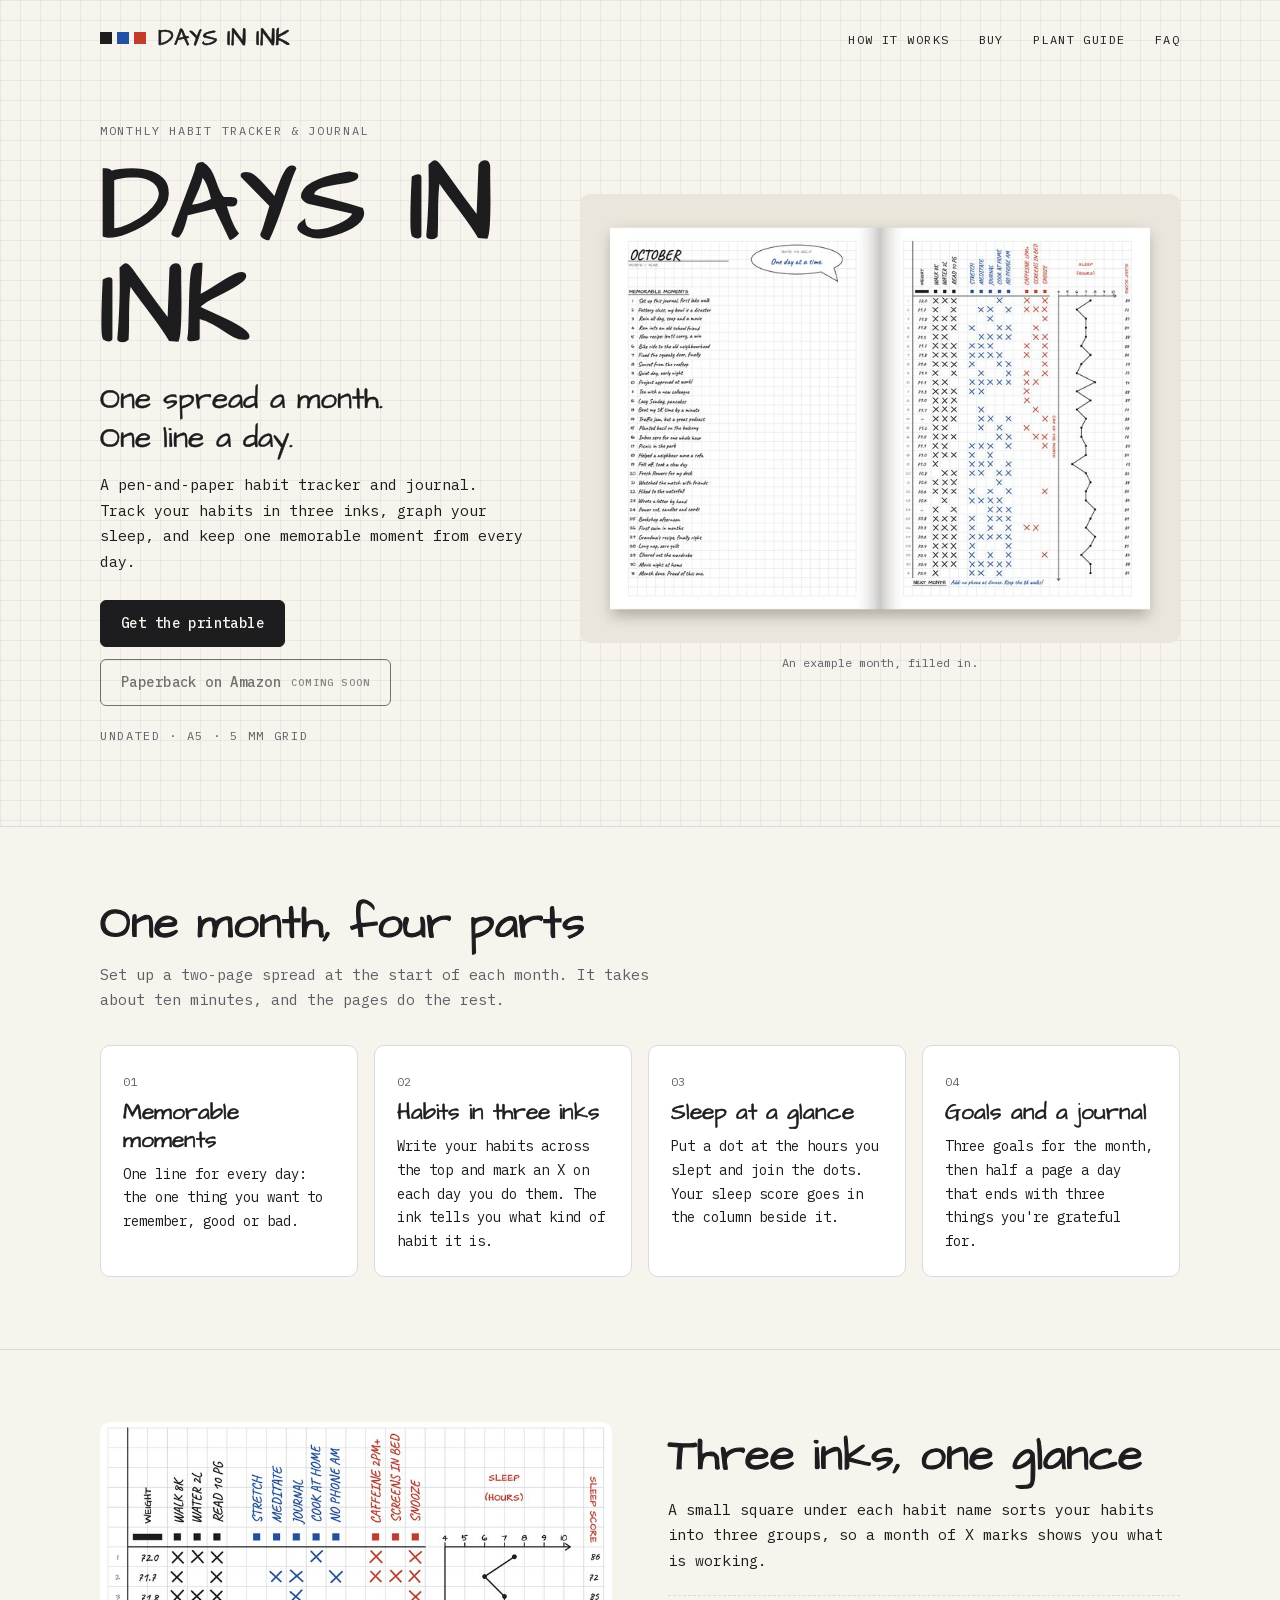
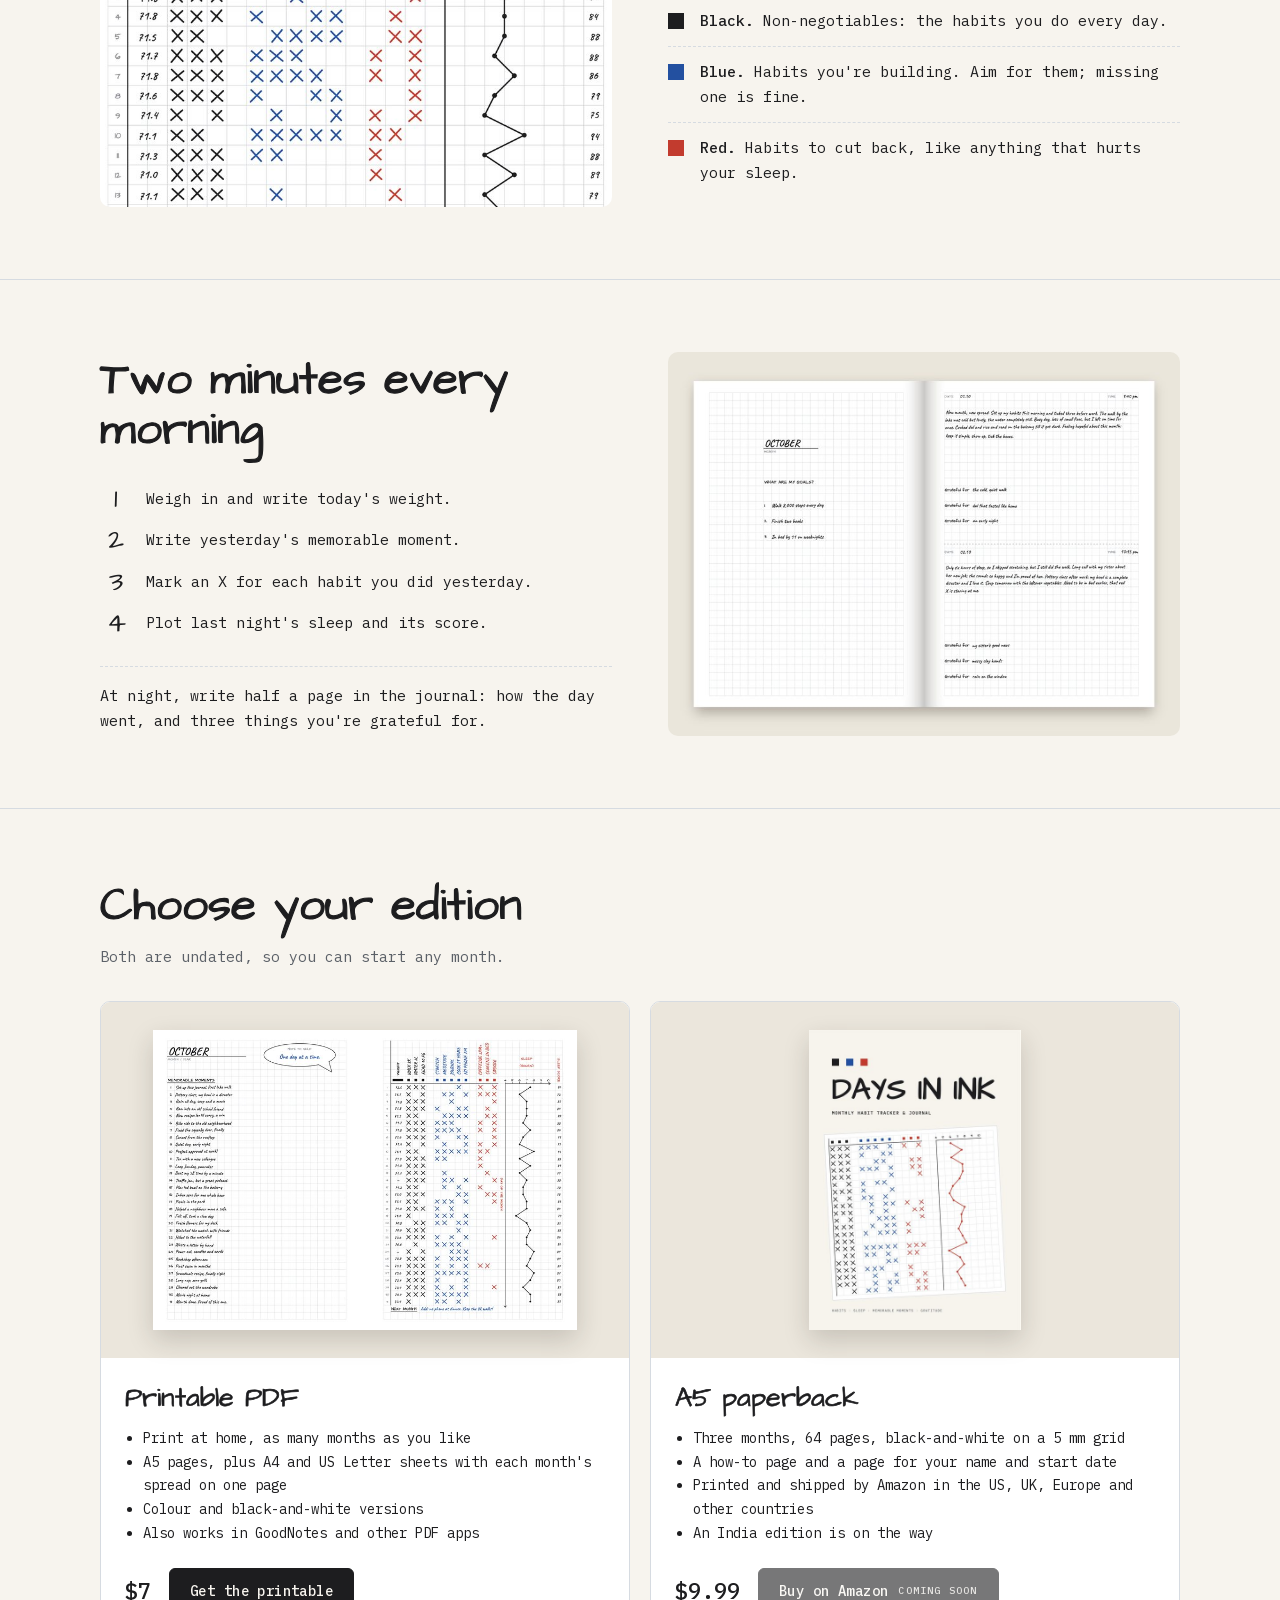
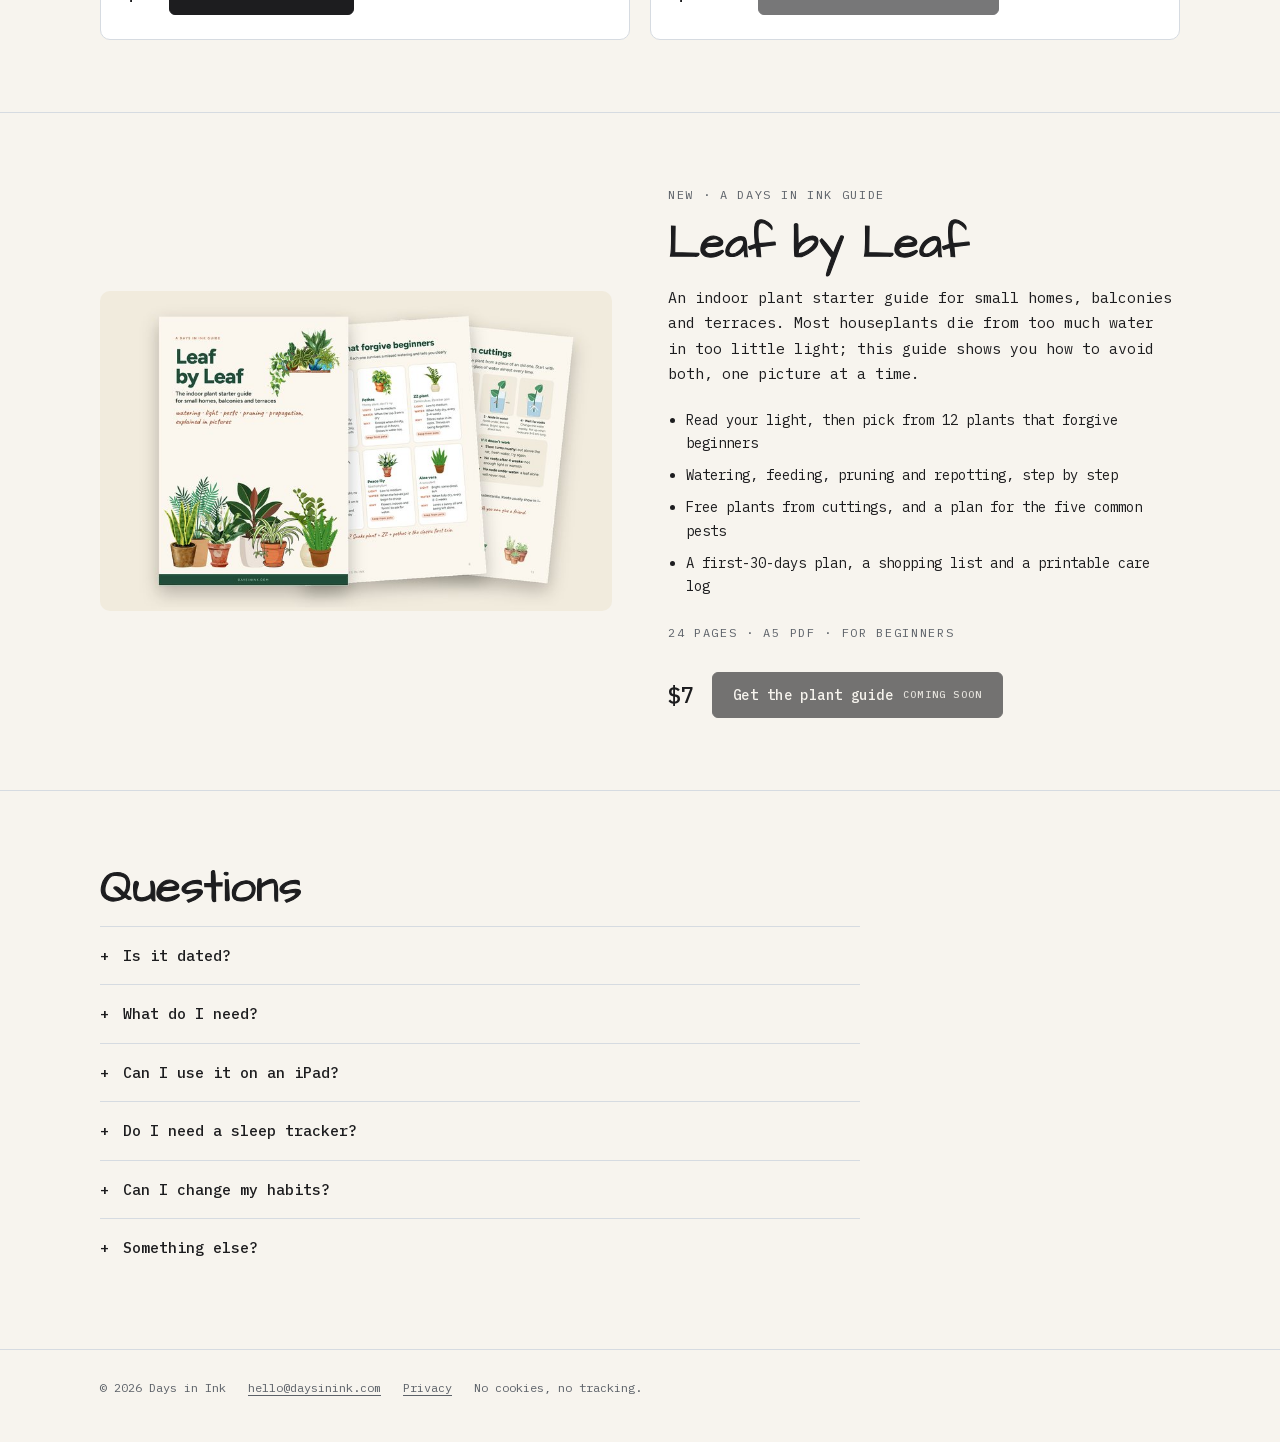
<file: index.html>
<!doctype html>
<html lang="en">
<head>
<meta charset="utf-8">
<meta name="viewport" content="width=device-width, initial-scale=1">
<title>Days in Ink · Monthly habit tracker and journal</title>
<meta name="description" content="A pen-and-paper habit tracker and journal. One spread a month, one line a day: habits in three inks, a sleep graph, goals and a daily journal. Printable PDF and A5 paperback.">
<link rel="canonical" href="https://daysinink.com/">
<meta name="theme-color" content="#f7f4ee">
<meta name="p:domain_verify" content="83c305a4e1e469d301b50cb4667edda5"><!-- Pinterest website claim; keep it -->
<meta property="og:type" content="website">
<meta property="og:site_name" content="Days in Ink">
<meta property="og:url" content="https://daysinink.com/">
<meta property="og:title" content="Days in Ink · Monthly habit tracker and journal">
<meta property="og:description" content="One spread a month. One line a day. A pen-and-paper habit tracker and journal.">
<meta property="og:image" content="https://daysinink.com/assets/og.png">
<meta property="og:image:width" content="1200">
<meta property="og:image:height" content="630">
<meta property="og:image:alt" content="Days in Ink: a filled-in month spread with habits marked in black, blue and red.">
<meta name="twitter:card" content="summary_large_image">
<link rel="icon" href="assets/favicon.svg" type="image/svg+xml">
<link rel="apple-touch-icon" href="assets/apple-touch-icon.png">
<link rel="preload" href="assets/architects-daughter-400.ttf" as="font" type="font/ttf" crossorigin>
<link rel="stylesheet" href="site.css">
</head>
<body>

<div class="paper-grid">
  <div class="wrap">
    <header class="top">
      <a class="brand" href="./"><span class="mark" aria-hidden="true"><i></i><i></i><i></i></span>Days in Ink</a>
      <nav aria-label="Sections">
        <a class="wide-only" href="#how">How it works</a>
        <a href="#editions">Buy</a>
        <a class="wide-only" href="#plants">Plant guide</a>
        <a class="wide-only" href="#faq">FAQ</a>
      </nav>
    </header>

    <main class="hero">
      <div>
        <p class="eyebrow">Monthly habit tracker &amp; journal</p>
        <h1>Days in Ink</h1>
        <p class="tagline">One spread a month.<br>One line a day.</p>
        <p class="lead">A pen-and-paper habit tracker and journal. Track your habits in three inks, graph your sleep, and keep one memorable moment from every day.</p>
        <div class="ctas">
          <a class="btn primary" data-buy="printable" role="link" aria-disabled="true">Get the printable <span class="soon">Coming soon</span></a>
          <a class="btn" data-buy="paperback" role="link" aria-disabled="true">Paperback on Amazon <span class="soon">Coming soon</span></a>
        </div>
        <p class="specs">Undated · A5 · 5 mm grid</p>
      </div>
      <figure class="shot">
        <img src="assets/mockup-month-800.jpg" srcset="assets/mockup-month-800.jpg 800w, assets/mockup-month-1600.jpg 1600w"
             sizes="(min-width: 920px) 620px, 100vw" width="1600" height="1200" fetchpriority="high"
             alt="An open Days in Ink journal. On the left, a memorable moment for every day of October; on the right, a habit grid with X marks in black, blue and red, and a sleep line.">
        <figcaption>An example month, filled in.</figcaption>
      </figure>
    </main>
  </div>
</div>

<section id="how">
  <div class="wrap">
    <h2>One month, four parts</h2>
    <p class="intro">Set up a two-page spread at the start of each month. It takes about ten minutes, and the pages do the rest.</p>
    <ol class="parts">
      <li><span class="num">01</span><h3>Memorable moments</h3><p>One line for every day: the one thing you want to remember, good or bad.</p></li>
      <li><span class="num">02</span><h3>Habits in three inks</h3><p>Write your habits across the top and mark an X on each day you do them. The ink tells you what kind of habit it is.</p></li>
      <li><span class="num">03</span><h3>Sleep at a glance</h3><p>Put a dot at the hours you slept and join the dots. Your sleep score goes in the column beside it.</p></li>
      <li><span class="num">04</span><h3>Goals and a journal</h3><p>Three goals for the month, then half a page a day that ends with three things you're grateful for.</p></li>
    </ol>
  </div>
</section>

<section>
  <div class="wrap split">
    <figure class="shot">
      <img src="assets/closeup-habits-800.jpg" srcset="assets/closeup-habits-800.jpg 800w, assets/closeup-habits-1200.jpg 1200w"
           sizes="(min-width: 920px) 530px, 100vw" width="1200" height="903" loading="lazy"
           alt="Close-up of the habit page: habit names written upwards, coloured key squares, X marks for each day, and the sleep graph with its scores.">
    </figure>
    <div>
      <h2>Three inks, one glance</h2>
      <p>A small square under each habit name sorts your habits into three groups, so a month of X marks shows you what is working.</p>
      <ul class="inks">
        <li><span class="sq black"></span><span><b>Black.</b> Non-negotiables: the habits you do every day.</span></li>
        <li><span class="sq blue"></span><span><b>Blue.</b> Habits you're building. Aim for them; missing one is fine.</span></li>
        <li><span class="sq red"></span><span><b>Red.</b> Habits to cut back, like anything that hurts your sleep.</span></li>
      </ul>
    </div>
  </div>
</section>

<section>
  <div class="wrap split flip">
    <figure class="shot">
      <img src="assets/mockup-journal-800.jpg" srcset="assets/mockup-journal-800.jpg 800w, assets/mockup-journal-1600.jpg 1600w"
           sizes="(min-width: 920px) 530px, 100vw" width="1600" height="1200" loading="lazy"
           alt="The goals page with three goals, and a journal page with two half-page entries, each ending with three things the writer is grateful for.">
    </figure>
    <div>
      <h2>Two minutes every morning</h2>
      <ol class="routine">
        <li>Weigh in and write today's weight.</li>
        <li>Write yesterday's memorable moment.</li>
        <li>Mark an X for each habit you did yesterday.</li>
        <li>Plot last night's sleep and its score.</li>
      </ol>
      <p class="night">At night, write half a page in the journal: how the day went, and three things you're grateful for.</p>
    </div>
  </div>
</section>

<section id="editions">
  <div class="wrap">
    <h2>Choose your edition</h2>
    <p class="intro">Both are undated, so you can start any month.</p>
    <div class="editions">
      <article class="card">
        <div class="pic">
          <img src="assets/spread-month-800.jpg" srcset="assets/spread-month-800.jpg 800w, assets/spread-month-1600.jpg 1600w"
               sizes="(min-width: 720px) 480px, 90vw" width="1600" height="1133" loading="lazy"
               alt="The month spread from the printable PDF.">
        </div>
        <div class="body">
          <h3>Printable PDF</h3>
          <ul>
            <li>Print at home, as many months as you like</li>
            <li>A5 pages, plus A4 and US Letter sheets with each month's spread on one page</li>
            <li>Colour and black-and-white versions</li>
            <li>Also works in GoodNotes and other PDF apps</li>
          </ul>
          <div class="buy">
            <span class="price">$7</span>
            <a class="btn primary" data-buy="printable" role="link" aria-disabled="true">Get the printable <span class="soon">Coming soon</span></a>
          </div>
        </div>
      </article>
      <article class="card">
        <div class="pic">
          <img src="assets/cover-480.jpg" srcset="assets/cover-480.jpg 480w, assets/cover-960.jpg 960w"
               sizes="212px" width="960" height="1360" loading="lazy" alt="The Days in Ink paperback cover.">
        </div>
        <div class="body">
          <h3>A5 paperback</h3>
          <ul>
            <li>Three months, 64 pages, black-and-white on a 5 mm grid</li>
            <li>A how-to page and a page for your name and start date</li>
            <li>Printed and shipped by Amazon in the US, UK, Europe and other countries</li>
            <li>An India edition is on the way</li>
          </ul>
          <div class="buy">
            <span class="price">$9.99</span>
            <a class="btn primary" data-buy="paperback" role="link" aria-disabled="true">Buy on Amazon <span class="soon">Coming soon</span></a>
          </div>
        </div>
      </article>
    </div>
  </div>
</section>

<section id="plants">
  <div class="wrap split">
    <figure class="shot">
      <img src="assets/plants-guide-800.jpg" srcset="assets/plants-guide-800.jpg 800w, assets/plants-guide-1600.jpg 1600w"
           sizes="(min-width: 920px) 530px, 100vw" width="1600" height="1000" loading="lazy"
           alt="The Leaf by Leaf guide: a cover with watercolour houseplants, and inside pages showing plant cards and steps for growing cuttings in water.">
    </figure>
    <div>
      <p class="eyebrow">New · A Days in Ink guide</p>
      <h2>Leaf by Leaf</h2>
      <p>An indoor plant starter guide for small homes, balconies and terraces. Most houseplants die from too much water in too little light; this guide shows you how to avoid both, one picture at a time.</p>
      <ul class="leaves">
        <li>Read your light, then pick from 12 plants that forgive beginners</li>
        <li>Watering, feeding, pruning and repotting, step by step</li>
        <li>Free plants from cuttings, and a plan for the five common pests</li>
        <li>A first-30-days plan, a shopping list and a printable care log</li>
      </ul>
      <p class="specs">24 pages · A5 PDF · for beginners</p>
      <div class="buy">
        <span class="price">$7</span>
        <a class="btn primary" data-buy="plants" role="link" aria-disabled="true">Get the plant guide <span class="soon">Coming soon</span></a>
      </div>
    </div>
  </div>
</section>

<section id="faq">
  <div class="wrap"><div class="faq">
    <h2>Questions</h2>
    <details><summary>Is it dated?</summary><p>No. You write the month at the top, so you can start any time and skip a month without wasting pages.</p></details>
    <details><summary>What do I need?</summary><p>A pen, ideally three colours: black, blue and red.</p></details>
    <details><summary>Can I use it on an iPad?</summary><p>Yes. Open the printable PDF in GoodNotes, Notability or any app that lets you write on PDFs.</p></details>
    <details><summary>Do I need a sleep tracker?</summary><p>No. Plot the hours you think you slept, and give the night your own score out of 10.</p></details>
    <details><summary>Can I change my habits?</summary><p>Every month. The habit names are blank, so you write in the ones you're working on.</p></details>
    <details><summary>Something else?</summary><p>Write to <a href="mailto:hello@daysinink.com">hello@daysinink.com</a>.</p></details>
  </div></div>
</section>

<footer>
  <div class="wrap foot">
    <span>© 2026 Days in Ink</span>
    <a href="mailto:hello@daysinink.com">hello@daysinink.com</a>
    <a href="privacy.html">Privacy</a>
    <span>No cookies, no tracking.</span>
  </div>
</footer>

<script>
  // Paste each store link in when its listing goes live; an empty link keeps the button on "Coming soon".
  const LINKS = {
    printable: "https://daysinink.gumroad.com/l/days-in-ink",
    paperback: "",   // Amazon product page
    plants: "",      // Gumroad link for the Leaf by Leaf plant guide
  };
  for (const a of document.querySelectorAll("[data-buy]")) {
    const url = LINKS[a.dataset.buy];
    if (!url) continue;
    a.href = url;
    a.removeAttribute("role");
    a.removeAttribute("aria-disabled");
    a.querySelector(".soon").remove();
  }
</script>
</body>
</html>
</file>
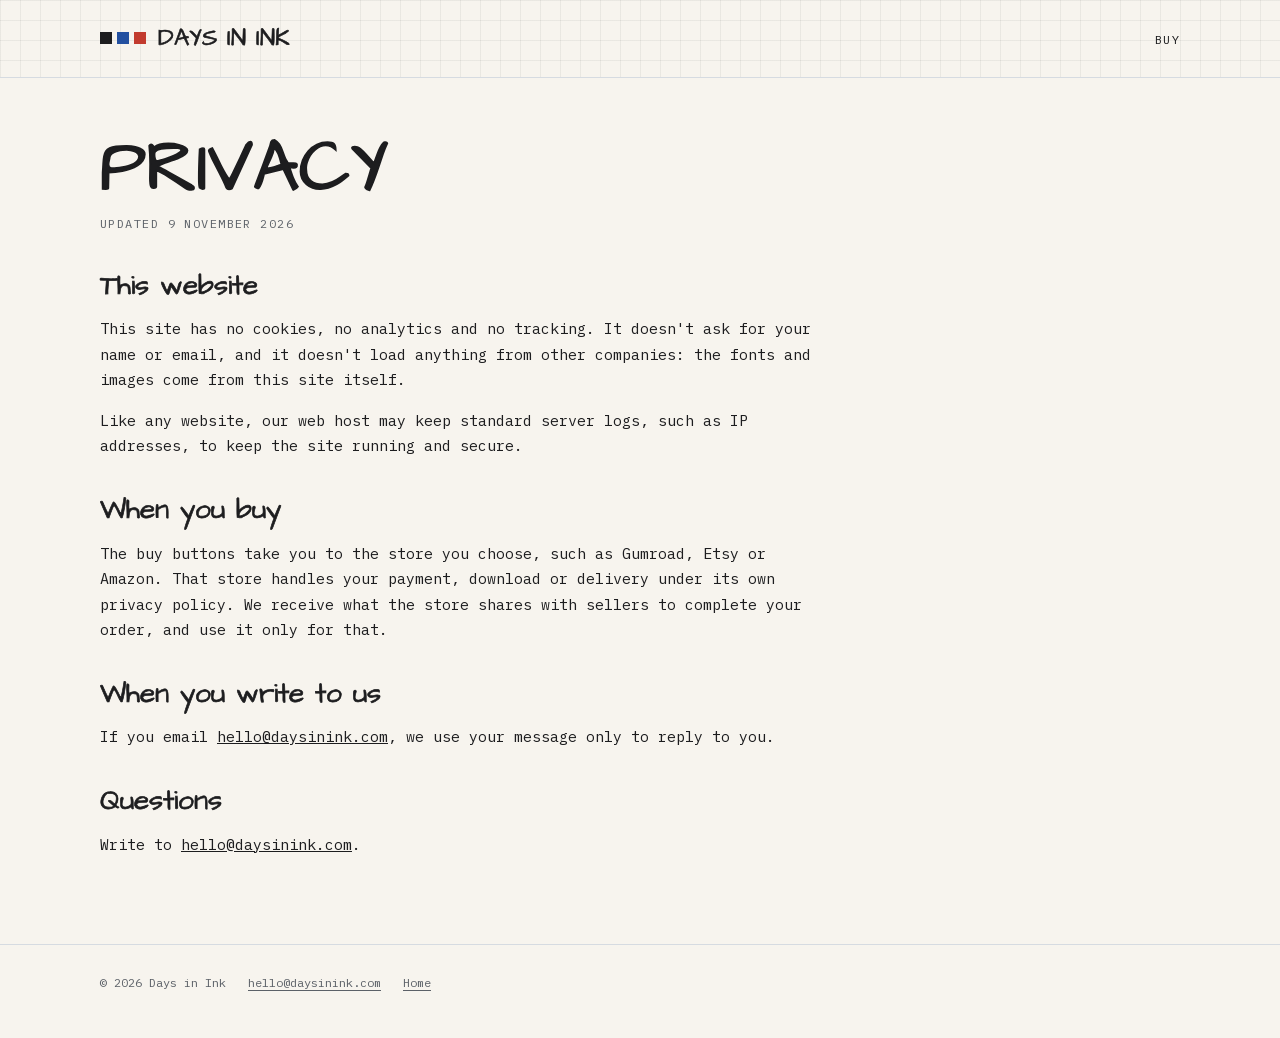
<file: privacy.html>
<!doctype html>
<html lang="en">
<head>
<meta charset="utf-8">
<meta name="viewport" content="width=device-width, initial-scale=1">
<title>Privacy · Days in Ink</title>
<meta name="description" content="How the Days in Ink website handles your information: no cookies, no analytics, no tracking.">
<link rel="canonical" href="https://daysinink.com/privacy.html">
<meta name="theme-color" content="#f7f4ee">
<link rel="icon" href="assets/favicon.svg" type="image/svg+xml">
<link rel="apple-touch-icon" href="assets/apple-touch-icon.png">
<link rel="stylesheet" href="site.css">
</head>
<body>

<div class="paper-grid">
  <div class="wrap">
    <header class="top">
      <a class="brand" href="./"><span class="mark" aria-hidden="true"><i></i><i></i><i></i></span>Days in Ink</a>
      <nav aria-label="Site"><a href="./#editions">Buy</a></nav>
    </header>
  </div>
</div>

<main class="wrap">
  <div class="doc">
    <h1>Privacy</h1>
    <p class="updated">Updated 9 November 2026</p>

    <h2>This website</h2>
    <p>This site has no cookies, no analytics and no tracking. It doesn't ask for your name or email, and it doesn't load anything from other companies: the fonts and images come from this site itself.</p>
    <p>Like any website, our web host may keep standard server logs, such as IP addresses, to keep the site running and secure.</p>

    <h2>When you buy</h2>
    <p>The buy buttons take you to the store you choose, such as Gumroad, Etsy or Amazon. That store handles your payment, download or delivery under its own privacy policy. We receive what the store shares with sellers to complete your order, and use it only for that.</p>

    <h2>When you write to us</h2>
    <p>If you email <a href="mailto:hello@daysinink.com">hello@daysinink.com</a>, we use your message only to reply to you.</p>

    <h2>Questions</h2>
    <p>Write to <a href="mailto:hello@daysinink.com">hello@daysinink.com</a>.</p>
  </div>
</main>

<footer>
  <div class="wrap foot">
    <span>© 2026 Days in Ink</span>
    <a href="mailto:hello@daysinink.com">hello@daysinink.com</a>
    <a href="./">Home</a>
  </div>
</footer>
</body>
</html>
</file>
<file: site.css>
/* Days in Ink website. Shared by every page; images and fonts live in assets/. */
@font-face { font-family: "Architects Daughter"; src: url(assets/architects-daughter-400.ttf) format("truetype"); font-display: block; }
@font-face { font-family: "Plex Mono"; font-weight: 400; src: url(assets/ibm-plex-mono-400.woff2) format("woff2"); font-display: swap; }
@font-face { font-family: "Plex Mono"; font-weight: 500; src: url(assets/ibm-plex-mono-500.woff2) format("woff2"); font-display: swap; }

:root {
  color-scheme: light;
  --paper: #f7f4ee;
  --paper-2: #ebe6dc;
  --ink: #1d1d1f;
  --blue: #2350a0;
  --red: #c23b2e;
  --muted: #5c6168;
  --rule: #d6dbe1;
  --hand: "Architects Daughter", "Marker Felt", "Chalkboard SE", cursive;
  --mono: "Plex Mono", ui-monospace, Menlo, Consolas, monospace;
}
* { box-sizing: border-box; }
html { scroll-behavior: smooth; }
body { margin: 0; background: var(--paper); color: var(--ink); font: 15px/1.7 var(--mono); }
img { display: block; max-width: 100%; height: auto; }
a { color: inherit; }
.wrap { max-width: 1120px; margin: 0 auto; padding: 0 20px; }

/* The hand lettering gets a little stroke so it reads like ballpoint, as on the printed pages. */
h1, h2, h3, .tagline, .brand { font-family: var(--hand); font-weight: 400; -webkit-text-stroke: .025em currentColor; }

.paper-grid {
  background-image: linear-gradient(rgba(29, 29, 31, .06) 1px, transparent 1px),
                    linear-gradient(90deg, rgba(29, 29, 31, .06) 1px, transparent 1px);
  background-size: 20px 20px;
  border-bottom: 1px solid var(--rule);
}
.top { display: flex; justify-content: space-between; align-items: center; gap: 16px; padding: 18px 0; }
.brand { display: flex; align-items: center; gap: 12px; font-size: 24px; text-decoration: none; text-transform: uppercase; }
.mark { display: inline-flex; gap: 5px; }
.mark i { display: block; width: 12px; height: 12px; }
.mark i:nth-child(1), .sq.black { background: var(--ink); }
.mark i:nth-child(2), .sq.blue { background: var(--blue); }
.mark i:nth-child(3), .sq.red { background: var(--red); }
nav a { margin-left: 20px; font-size: 12px; letter-spacing: .12em; text-transform: uppercase; text-decoration: none; }
nav a:hover { text-decoration: underline; }
.wide-only { display: none; }

.hero { display: grid; gap: 36px; padding: 28px 0 64px; }
.eyebrow, .specs { font-size: 12px; letter-spacing: .14em; text-transform: uppercase; color: var(--muted); }
.eyebrow { margin: 0 0 14px; }
h1 { margin: 0; font-size: clamp(60px, 13vw, 108px); line-height: .95; text-transform: uppercase; }
.tagline { margin: 20px 0 14px; font-size: clamp(22px, 3.6vw, 30px); line-height: 1.3; -webkit-text-stroke-width: .015em; }
.lead { max-width: 34em; margin: 0 0 26px; }
.specs { margin: 20px 0 0; }

.ctas { display: flex; flex-wrap: wrap; gap: 12px; }
.btn {
  display: inline-flex; align-items: center; gap: 10px; padding: 14px 20px;
  border: 1.5px solid var(--ink); border-radius: 6px; text-decoration: none;
  font: 500 14px/1.2 var(--mono); letter-spacing: .03em;
}
.btn.primary { background: var(--ink); color: var(--paper); }
.btn[href]:hover { transform: translateY(-1px); }
.btn:focus-visible, nav a:focus-visible, summary:focus-visible, footer a:focus-visible, .doc a:focus-visible { outline: 3px solid var(--blue); outline-offset: 3px; }
.btn[aria-disabled="true"] { opacity: .6; cursor: default; }
.soon { font-size: 10px; letter-spacing: .12em; text-transform: uppercase; opacity: .85; }

figure { margin: 0; }
.shot img { border-radius: 10px; }
figcaption { margin-top: 10px; font-size: 12px; color: var(--muted); text-align: center; }

section { padding: 72px 0; }
section + section { border-top: 1px solid var(--rule); }
h2 { margin: 0 0 12px; font-size: clamp(34px, 5.4vw, 46px); line-height: 1.1; }
.intro { max-width: 40em; margin: 0 0 32px; color: var(--muted); }

.parts { display: grid; gap: 16px; margin: 0; padding: 0; list-style: none; }
.parts li, .card { background: #fff; border: 1px solid var(--rule); border-radius: 10px; }
.parts li { padding: 22px; }
.parts h3 { margin: 6px 0 8px; font-size: 23px; line-height: 1.2; }
.parts p { margin: 0; font-size: 14px; }
.num { font-size: 12px; color: var(--muted); }

.split { display: grid; gap: 36px; align-items: center; }
.inks, .routine { margin: 22px 0 0; padding: 0; list-style: none; }
.inks li { display: grid; grid-template-columns: 18px 1fr; gap: 14px; padding: 12px 0; border-top: 1px dashed var(--rule); }
.sq { width: 16px; height: 16px; margin-top: 5px; }
.inks b { font-weight: 500; }
.routine { counter-reset: step; }
.routine li { position: relative; padding: 8px 0 8px 46px; }
.routine li::before {
  counter-increment: step; content: counter(step); position: absolute; left: 0; top: 0;
  width: 32px; font: 28px/1.5 var(--hand); text-align: center;
}
.leaves { margin: 18px 0 0; padding-left: 18px; font-size: 14px; }
.leaves li { padding: 4px 0; }
#plants .buy { margin-top: 18px; }
.night { margin: 22px 0 0; padding-top: 16px; border-top: 1px dashed var(--rule); }

.editions { display: grid; gap: 20px; }
.card { display: flex; flex-direction: column; overflow: hidden; }
.card .pic { display: flex; justify-content: center; align-items: center; padding: 28px; background: var(--paper-2); }
.card .pic img { max-height: 300px; width: auto; box-shadow: 0 10px 24px rgba(40, 34, 26, .18); }
.card .body { display: flex; flex: 1; flex-direction: column; gap: 12px; padding: 24px; }
.card h3 { margin: 0; font-size: 27px; line-height: 1.2; }
.card ul { margin: 0; padding-left: 18px; font-size: 14px; }
.buy { display: flex; flex-wrap: wrap; align-items: center; gap: 14px 18px; margin-top: auto; padding-top: 10px; }
.price { font-size: 22px; font-weight: 500; }

.faq { max-width: 760px; }
.faq details { padding: 16px 0; border-top: 1px solid var(--rule); }
.faq summary { cursor: pointer; font-weight: 500; list-style: none; }
.faq summary::-webkit-details-marker { display: none; }
.faq summary::before { content: "+"; display: inline-block; width: 1.5em; }
.faq details[open] summary::before { content: "–"; }
.faq p { margin: 10px 0 0 1.5em; color: var(--muted); }

/* Plain text pages: privacy, not found. */
.doc { max-width: 720px; padding: 56px 0 72px; }
.doc h1 { font-size: clamp(44px, 9vw, 72px); }
.doc h2 { margin-top: 36px; font-size: 28px; }
.doc p, .doc li { color: var(--ink); }
.doc .updated { color: var(--muted); font-size: 12px; letter-spacing: .12em; text-transform: uppercase; }

footer { padding: 28px 0 44px; border-top: 1px solid var(--rule); font-size: 12px; color: var(--muted); }
.foot { display: flex; flex-wrap: wrap; gap: 8px 22px; }
footer a { text-underline-offset: 3px; }

@media (min-width: 600px) { .wide-only { display: inline; } }
@media (min-width: 720px) { .parts, .editions { grid-template-columns: repeat(2, 1fr); } }
@media (min-width: 920px) {
  .hero { grid-template-columns: 5fr 7fr; align-items: center; gap: 52px; padding: 44px 0 80px; }
  .split { grid-template-columns: 1fr 1fr; gap: 56px; }
  .split.flip > :first-child { order: 2; }
}
@media (min-width: 1040px) { .parts { grid-template-columns: repeat(4, 1fr); } }
@media (prefers-reduced-motion: reduce) { html { scroll-behavior: auto; } .btn[href]:hover { transform: none; } }
</file>
